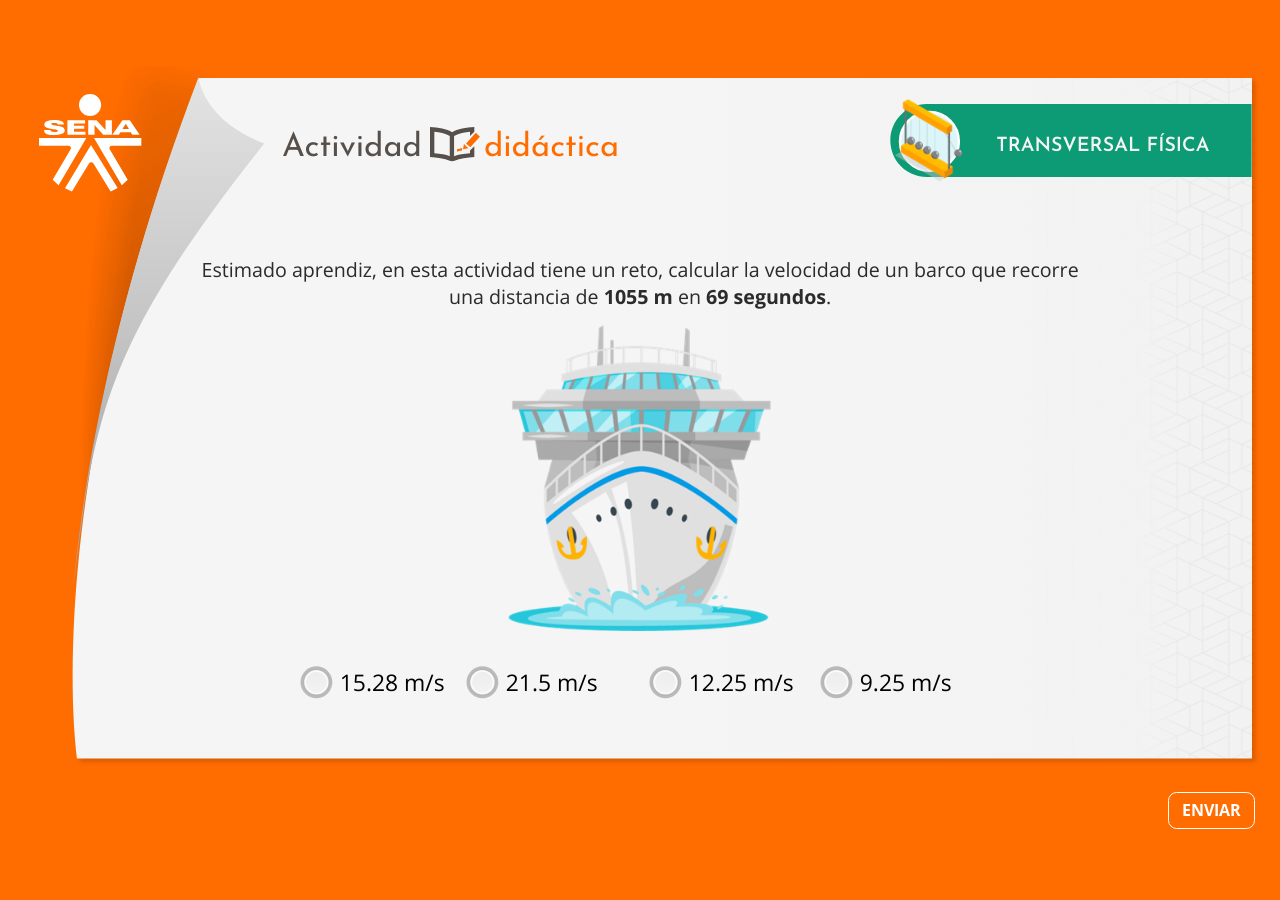
<file: actividades/actividad-1/index.html>
<!doctype html>
<html lang="es">
<head>
  <meta charset="utf-8">
  <!-- Creado con Storyline 360 - http://www.articulate.com  -->
  <!-- version: 3.54.25674.0 -->
  <title>La ciencia de las cosas - Actividad 1</title>
  <meta http-equiv="x-ua-compatible" content="IE=edge"/>
  <meta name="viewport" content="width=device-width,initial-scale=1,user-scalable=no,shrink-to-fit=no,minimal-ui"/>
  <meta name="apple-mobile-web-app-capable" content="yes"/>
  <style>
    html, body { height: 100%; padding: 0; margin: 0 }
    #app { height: 100%; width: 100%; }
  </style>
  
  <script>window.THREE = { };</script>
</head>
<body style="background: #FF6C00" class="cs-HTML theme-classic">
  <!-- 360 -->
  <script>!function(e){var i=/iPhone/i,o=/iPod/i,n=/iPad/i,t=/(?=.*\bAndroid\b)(?=.*\bMobile\b)/i,d=/Android/i,s=/(?=.*\bAndroid\b)(?=.*\bSD4930UR\b)/i,b=/(?=.*\bAndroid\b)(?=.*\b(?:KFOT|KFTT|KFJWI|KFJWA|KFSOWI|KFTHWI|KFTHWA|KFAPWI|KFAPWA|KFARWI|KFASWI|KFSAWI|KFSAWA)\b)/i,r=/IEMobile/i,h=/(?=.*\bWindows\b)(?=.*\bARM\b)/i,a=/BlackBerry/i,l=/BB10/i,p=/Opera Mini/i,f=/(CriOS|Chrome)(?=.*\bMobile\b)/i,u=/(?=.*\bFirefox\b)(?=.*\bMobile\b)/i,c=new RegExp("(?:Nexus 7|BNTV250|Kindle Fire|Silk|GT-P1000)","i"),w=function(e,i){return e.test(i)},A=function(e){var A=e||navigator.userAgent,v=A.split("[FBAN");if(void 0!==v[1]&&(A=v[0]),this.apple={phone:w(i,A),ipod:w(o,A),tablet:!w(i,A)&&w(n,A),device:w(i,A)||w(o,A)||w(n,A)},this.amazon={phone:w(s,A),tablet:!w(s,A)&&w(b,A),device:w(s,A)||w(b,A)},this.android={phone:w(s,A)||w(t,A),tablet:!w(s,A)&&!w(t,A)&&(w(b,A)||w(d,A)),device:w(s,A)||w(b,A)||w(t,A)||w(d,A)},this.windows={phone:w(r,A),tablet:w(h,A),device:w(r,A)||w(h,A)},this.other={blackberry:w(a,A),blackberry10:w(l,A),opera:w(p,A),firefox:w(u,A),chrome:w(f,A),device:w(a,A)||w(l,A)||w(p,A)||w(u,A)||w(f,A)},this.seven_inch=w(c,A),this.any=this.apple.device||this.android.device||this.windows.device||this.other.device||this.seven_inch,this.phone=this.apple.phone||this.android.phone||this.windows.phone,this.tablet=this.apple.tablet||this.android.tablet||this.windows.tablet,"undefined"==typeof window)return this},v=function(){var e=new A;return e.Class=A,e};"undefined"!=typeof module&&module.exports&&"undefined"==typeof window?module.exports=A:"undefined"!=typeof module&&module.exports&&"undefined"!=typeof window?module.exports=v():"function"==typeof define&&define.amd?define("isMobile",[],e.isMobile=v()):e.isMobile=v()}(this);
    window.isMobile.apple.tablet = window.isMobile.apple.tablet ||
      (navigator.platform === 'MacIntel' && navigator.maxTouchPoints > 1);
    window.isMobile.apple.device = window.isMobile.apple.device || window.isMobile.apple.tablet;
    window.isMobile.tablet = window.isMobile.tablet || window.isMobile.apple.tablet;
    window.isMobile.any = window.isMobile.any || window.isMobile.apple.tablet;
  </script>

  <div id="focus-sink" tabindex="-1"></div>

  <div id="preso"></div>
  <script>
    window.DS = {};
    window.globals = {
      DATA_PATH_BASE: '',
      HAS_FRAME: true,
      HAS_SLIDE: true,

      lmsPresent: false,
      tinCanPresent: false,
      cmi5Present: false,
      aoSupport: false,
      scale: 'show all',
      captureRc: false,
      browserSize: 'optimal',
      bgColor: '#FF6C00',
      features: 'ModernPlayerCustomBackground,MultipleQuizTracking',
      themeName: 'classic',
      preloaderColor: '#FFFFFF',
      suppressAnalytics: false,
      productChannel: 'stable',
      publishSource: 'storyline',
      aid: 'aid|1ee595a8-5f44-409d-a0df-fc1c7c19d8a8',
      cid: 'fd4fcdb6-d3c5-4390-a3dd-eb095a2bc740',
      playerVersion: '3.54.25674.0',
      maxIosVideoElements: 10,

      
      parseParams: function(qs) {
        if (window.globals.parsedParams != null) {
          return window.globals.parsedParams;
        }
        qs = (qs || window.location.search.substr(1)).split('+').join(' ');
        var params = {},
            tokens,
            re = /[?&]?([^=]+)=([^&]*)/g;

        while (tokens = re.exec(qs)) {
          params[decodeURIComponent(tokens[1]).trim()] =
            decodeURIComponent(tokens[2]).trim();
        }
        window.globals.parsedParams = params;
        return params;
      }

    };

    (function() {

      var classTypes = [ 'desktop', 'mobile', 'phone', 'tablet' ];

      var addDeviceClasses = function(prefix, testObj) {
        var curr, i;
        for (i = 0; i < classTypes.length; i++) {
          curr = classTypes[i];
          if (testObj[curr]) {
            document.body.classList.add(prefix + curr);
          }
        }
      };

      var params = window.globals.parseParams(),
          isDevicePreview = params.devicepreview === '1',
          isPhoneOverride = params.deviceType === 'phone' || (isDevicePreview && params.phone == '1'),
          isTabletOverride = (params.deviceType === 'tablet' || isDevicePreview) && !isPhoneOverride,
          isMobileOverride = isPhoneOverride || isTabletOverride;

      var deviceView = {
        desktop: !window.isMobile.any && !isMobileOverride,
        mobile: window.isMobile.any || isMobileOverride,
        phone: isPhoneOverride || (window.isMobile.phone && !isTabletOverride),
        tablet: isTabletOverride || window.isMobile.tablet
      };

      window.globals.deviceView = deviceView;
      window.isMobile.desktop = !window.isMobile.any;
      window.isMobile.mobile = window.isMobile.any;

      addDeviceClasses('view-', deviceView);

    })();
  </script>
  
  <script src='story_content/user.js' type=text/javascript></script>
  <div class="slide-loader"></div>

  <script>
    if (window.globals.deviceView.isMobile) { var doc = document, loader = doc.body.querySelector('.slide-loader'); [ 1, 2, 3 ].forEach(function(n) { var d = doc.createElement('div'); d.style.backgroundColor = window.globals.preloaderColor; d.classList.add('mobile-loader-dot'); d.classList.add('dot' + n); loader.appendChild(d); }); }
  </script>

  <div class="mobile-load-title-overlay" style="display: none">
    <div class="mobile-load-title">La ciencia de las cosas - Actividad 1</div>
  </div>

  <div class="mobile-chrome-warning"></div>

  <script>
    
    if (window.autoSpider && window.vInterfaceObject) {
      document.querySelector('.mobile-load-title-overlay').style.display = 'none';
    }
  </script>

  

  <link rel="stylesheet" href="html5/data/css/output.min.css" data-noprefix/>
</body>
<script src="html5/lib/scripts/bootstrapper.min.js"></script>
</html>
</file>
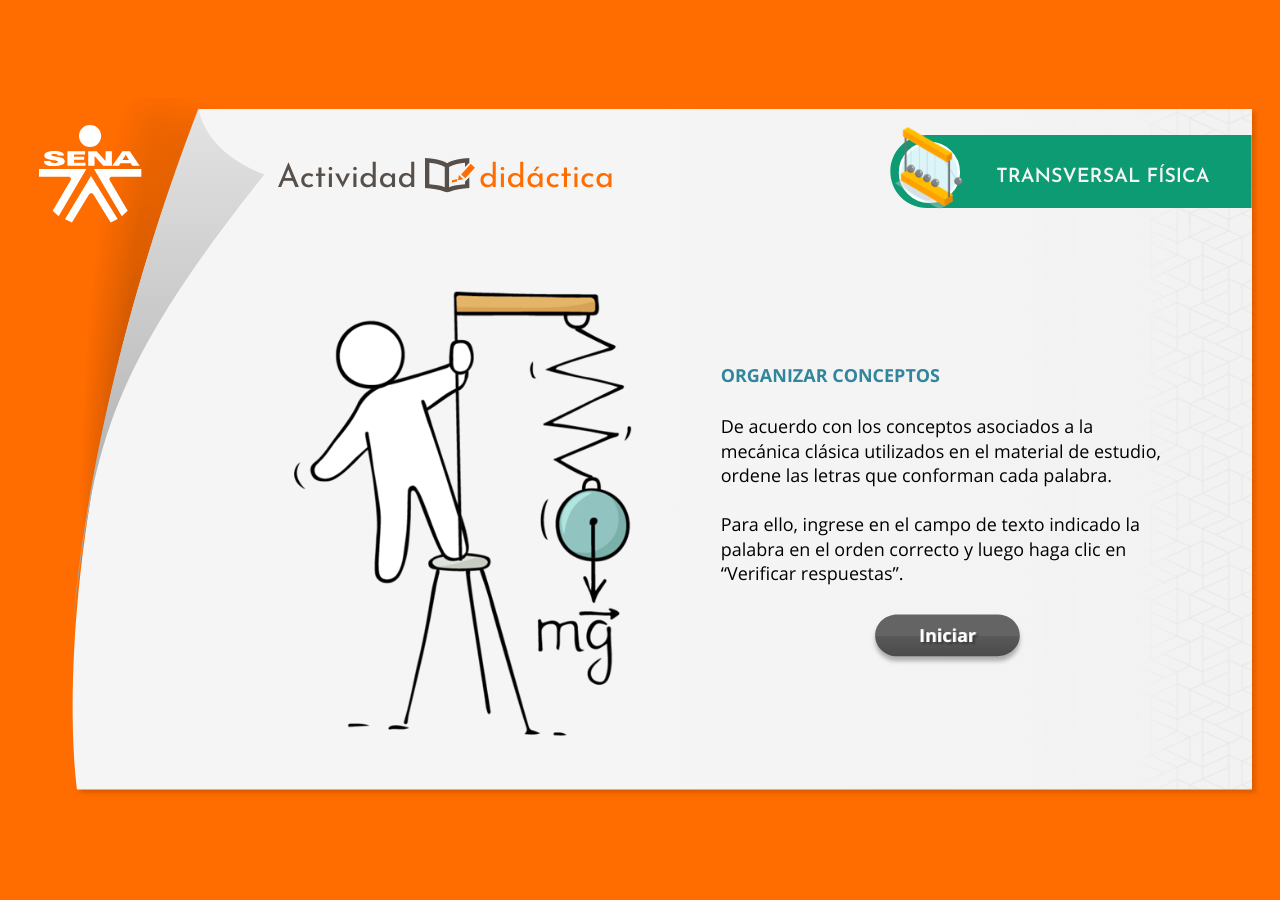
<file: actividades/actividad-2/index.html>
<!doctype html>
<html lang="es">
<head>
  <meta charset="utf-8">
  <!-- Creado con Storyline 360 - http://www.articulate.com  -->
  <!-- version: 3.54.25674.0 -->
  <title>La ciencia de las cosas - Actividad 2</title>
  <meta http-equiv="x-ua-compatible" content="IE=edge"/>
  <meta name="viewport" content="width=device-width,initial-scale=1,user-scalable=no,shrink-to-fit=no,minimal-ui"/>
  <meta name="apple-mobile-web-app-capable" content="yes"/>
  <style>
    html, body { height: 100%; padding: 0; margin: 0 }
    #app { height: 100%; width: 100%; }
  </style>
  
  <script>window.THREE = { };</script>
</head>
<body style="background: #FF6C00" class="cs-HTML theme-classic">
  <!-- 360 -->
  <script>!function(e){var i=/iPhone/i,o=/iPod/i,n=/iPad/i,t=/(?=.*\bAndroid\b)(?=.*\bMobile\b)/i,d=/Android/i,s=/(?=.*\bAndroid\b)(?=.*\bSD4930UR\b)/i,b=/(?=.*\bAndroid\b)(?=.*\b(?:KFOT|KFTT|KFJWI|KFJWA|KFSOWI|KFTHWI|KFTHWA|KFAPWI|KFAPWA|KFARWI|KFASWI|KFSAWI|KFSAWA)\b)/i,r=/IEMobile/i,h=/(?=.*\bWindows\b)(?=.*\bARM\b)/i,a=/BlackBerry/i,l=/BB10/i,p=/Opera Mini/i,f=/(CriOS|Chrome)(?=.*\bMobile\b)/i,u=/(?=.*\bFirefox\b)(?=.*\bMobile\b)/i,c=new RegExp("(?:Nexus 7|BNTV250|Kindle Fire|Silk|GT-P1000)","i"),w=function(e,i){return e.test(i)},A=function(e){var A=e||navigator.userAgent,v=A.split("[FBAN");if(void 0!==v[1]&&(A=v[0]),this.apple={phone:w(i,A),ipod:w(o,A),tablet:!w(i,A)&&w(n,A),device:w(i,A)||w(o,A)||w(n,A)},this.amazon={phone:w(s,A),tablet:!w(s,A)&&w(b,A),device:w(s,A)||w(b,A)},this.android={phone:w(s,A)||w(t,A),tablet:!w(s,A)&&!w(t,A)&&(w(b,A)||w(d,A)),device:w(s,A)||w(b,A)||w(t,A)||w(d,A)},this.windows={phone:w(r,A),tablet:w(h,A),device:w(r,A)||w(h,A)},this.other={blackberry:w(a,A),blackberry10:w(l,A),opera:w(p,A),firefox:w(u,A),chrome:w(f,A),device:w(a,A)||w(l,A)||w(p,A)||w(u,A)||w(f,A)},this.seven_inch=w(c,A),this.any=this.apple.device||this.android.device||this.windows.device||this.other.device||this.seven_inch,this.phone=this.apple.phone||this.android.phone||this.windows.phone,this.tablet=this.apple.tablet||this.android.tablet||this.windows.tablet,"undefined"==typeof window)return this},v=function(){var e=new A;return e.Class=A,e};"undefined"!=typeof module&&module.exports&&"undefined"==typeof window?module.exports=A:"undefined"!=typeof module&&module.exports&&"undefined"!=typeof window?module.exports=v():"function"==typeof define&&define.amd?define("isMobile",[],e.isMobile=v()):e.isMobile=v()}(this);
    window.isMobile.apple.tablet = window.isMobile.apple.tablet ||
      (navigator.platform === 'MacIntel' && navigator.maxTouchPoints > 1);
    window.isMobile.apple.device = window.isMobile.apple.device || window.isMobile.apple.tablet;
    window.isMobile.tablet = window.isMobile.tablet || window.isMobile.apple.tablet;
    window.isMobile.any = window.isMobile.any || window.isMobile.apple.tablet;
  </script>

  <div id="focus-sink" tabindex="-1"></div>

  <div id="preso"></div>
  <script>
    window.DS = {};
    window.globals = {
      DATA_PATH_BASE: '',
      HAS_FRAME: true,
      HAS_SLIDE: true,

      lmsPresent: false,
      tinCanPresent: false,
      cmi5Present: false,
      aoSupport: false,
      scale: 'show all',
      captureRc: false,
      browserSize: 'optimal',
      bgColor: '#FF6C00',
      features: 'ModernPlayerCustomBackground,MultipleQuizTracking',
      themeName: 'classic',
      preloaderColor: '#FFFFFF',
      suppressAnalytics: false,
      productChannel: 'stable',
      publishSource: 'storyline',
      aid: 'aid|1ee595a8-5f44-409d-a0df-fc1c7c19d8a8',
      cid: '9831545a-855c-4c05-a397-4faea3aa4017',
      playerVersion: '3.54.25674.0',
      maxIosVideoElements: 10,

      
      parseParams: function(qs) {
        if (window.globals.parsedParams != null) {
          return window.globals.parsedParams;
        }
        qs = (qs || window.location.search.substr(1)).split('+').join(' ');
        var params = {},
            tokens,
            re = /[?&]?([^=]+)=([^&]*)/g;

        while (tokens = re.exec(qs)) {
          params[decodeURIComponent(tokens[1]).trim()] =
            decodeURIComponent(tokens[2]).trim();
        }
        window.globals.parsedParams = params;
        return params;
      }

    };

    (function() {

      var classTypes = [ 'desktop', 'mobile', 'phone', 'tablet' ];

      var addDeviceClasses = function(prefix, testObj) {
        var curr, i;
        for (i = 0; i < classTypes.length; i++) {
          curr = classTypes[i];
          if (testObj[curr]) {
            document.body.classList.add(prefix + curr);
          }
        }
      };

      var params = window.globals.parseParams(),
          isDevicePreview = params.devicepreview === '1',
          isPhoneOverride = params.deviceType === 'phone' || (isDevicePreview && params.phone == '1'),
          isTabletOverride = (params.deviceType === 'tablet' || isDevicePreview) && !isPhoneOverride,
          isMobileOverride = isPhoneOverride || isTabletOverride;

      var deviceView = {
        desktop: !window.isMobile.any && !isMobileOverride,
        mobile: window.isMobile.any || isMobileOverride,
        phone: isPhoneOverride || (window.isMobile.phone && !isTabletOverride),
        tablet: isTabletOverride || window.isMobile.tablet
      };

      window.globals.deviceView = deviceView;
      window.isMobile.desktop = !window.isMobile.any;
      window.isMobile.mobile = window.isMobile.any;

      addDeviceClasses('view-', deviceView);

    })();
  </script>
  
  <script src='story_content/user.js' type=text/javascript></script>
  <div class="slide-loader"></div>

  <script>
    if (window.globals.deviceView.isMobile) { var doc = document, loader = doc.body.querySelector('.slide-loader'); [ 1, 2, 3 ].forEach(function(n) { var d = doc.createElement('div'); d.style.backgroundColor = window.globals.preloaderColor; d.classList.add('mobile-loader-dot'); d.classList.add('dot' + n); loader.appendChild(d); }); }
  </script>

  <div class="mobile-load-title-overlay" style="display: none">
    <div class="mobile-load-title">La ciencia de las cosas - Actividad 2</div>
  </div>

  <div class="mobile-chrome-warning"></div>

  <script>
    
    if (window.autoSpider && window.vInterfaceObject) {
      document.querySelector('.mobile-load-title-overlay').style.display = 'none';
    }
  </script>

  

  <link rel="stylesheet" href="html5/data/css/output.min.css" data-noprefix/>
</body>
<script src="html5/lib/scripts/bootstrapper.min.js"></script>
</html>
</file>
<file: actividades/actividad-1/html5/data/css/output.min.css>
@font-face {
  font-family: 'Open SansBold CharsBold2013B48E';
  src: url('[data-uri]');
  font-style: normal;
  font-weight: normal;
}
@font-face {
  font-family: 'Open Sans Charset1_ 5mb189F7421';
  src: url('[data-uri]');
  font-style: normal;
  font-weight: normal;
}
@font-face {
  font-family: 'Josefin Sans Charset1_ EC0E380B';
  src: url('[data-uri]');
  font-style: normal;
  font-weight: normal;
}
@font-face {
  font-family: 'Josefin Sans SemiBoBoldDBF46EBA';
  src: url('[data-uri]');
  font-style: normal;
  font-weight: normal;
}
@font-face {
  font-family: 'Open Sans Charset0_v9TY33EDE6F2';
  src: url('[data-uri]');
  font-style: normal;
  font-weight: normal;
}
@font-face {
  font-family: 'Open SansBold CharsBoldE47A47C6';
  src: url('[data-uri]');
  font-style: normal;
  font-weight: normal;
}
@font-face {
  font-family: 'Josefin Sans Charset0_v5A0E9131';
  src: url('[data-uri]');
  font-style: normal;
  font-weight: normal;
}
@font-face {
  font-family: 'Josefin Sans SemiBoBold06F28574';
  src: url('[data-uri]');
  font-style: normal;
  font-weight: normal;
}
@font-face {
  font-family: 'Arial Charset0_v8wz5YMo9EE9FF07';
  src: url('[data-uri]');
  font-style: normal;
  font-weight: normal;
}
.cs-HTML {
  background: rgba(255, 108, 0, 1);
}
.cs-npnxnanbsnfns00000000001 .cs-infopanel  {
  box-shadow: 0 1px 0 rgba(0, 0, 0, 1);
  background: rgba(255, 255, 255, 1);
}
.cs-npnxnanbsnfns00000000001 .cs-infopanel .cs-link {
  color: rgba(124, 34, 128, 1);
}
.cs-npnxnanbsnfns00000000001 .cs-infopanel .cs-link:hover {
  color: rgba(0, 0, 238, 1);
}
.cs-npnxnanbsnfns00000000001 .cs-infopanel .cs-name {
  color: rgba(68, 68, 68, 1);
}
.cs-npnxnanbsnfns00000000001 .cs-infopanel .cs-title {
  color: rgba(153, 153, 153, 1);
}
.cs-npnxnanbsnfns00000000001 .cs-infopanelpopup  {
  box-shadow: 0 1px 0 rgba(0, 0, 0, 1);
  background: linear-gradient(180deg, rgba(29, 29, 29, 1) 0%, rgba(11, 11, 11, 1) 100%);
}
.cs-npnxnanbsnfns00000000001 .cs-infopanelpopup .cs-link {
  color: rgba(255, 255, 255, 1);
}
.cs-npnxnanbsnfns00000000001 .cs-infopanelpopup .cs-link:hover {
  color: rgba(117, 117, 117, 1);
}
.cs-npnxnanbsnfns00000000001 .cs-infopanelpopup .cs-name {
  color: rgba(114, 114, 114, 1);
}
.cs-npnxnanbsnfns00000000001 .cs-infopanelpopup .cs-bio {
  color: rgba(255, 255, 255, 1);
}
.cs-npnxnanbsnfns00000000001 .cs-timer  {
  color: rgba(255, 255, 255, 1);
}
.cs-npnxnanbsnfns00000000001 .cs-duration stop:first-child {
  stop-color: rgba(0, 215, 255, 1);
}
.cs-npnxnanbsnfns00000000001 .cs-duration stop:last-child {
  stop-color: rgba(0, 171, 255, 1);
}
.cs-npnxnanbsnfns00000000001 .cs-elapsed stop:first-child {
  stop-color: rgba(254, 227, 71, 1);
}
.cs-npnxnanbsnfns00000000001 .cs-elapsed stop:last-child {
  stop-color: rgba(252, 204, 42, 1);
}
.cs-npnxnanbsnfns00000000001 .cs-timer .cs-pie .cs-innerstroke {
  stroke: rgba(255, 255, 255, 1);
}
.cs-npnxnanbsnfns00000000001 .cs-timer .cs-pie .cs-innerborder {
  stroke: rgba(204, 204, 204, 1);
}
.cs-npnxnanbsnfns00000000001 .cs-window  {
  box-shadow: 0 8px 5px rgba(0, 0, 0, 0.2);
  border-color: rgba(29, 29, 29, 1);
  background: rgba(42, 42, 42, 1);
  color: rgba(255, 255, 255, 1);
}
.cs-npnxnanbsnfns00000000001 .cs-window .cs-diva {
  border-color: rgba(49, 49, 49, 1);
}
.cs-npnxnanbsnfns00000000001 .cs-window .cs-divb {
  border-color: rgba(14, 14, 14, 1);
}
.cs-npnxnanbsnfns00000000001 .cs-editor .cs-editor-slide {
  color: rgba(255, 255, 255, 1);
}
.cs-npnxnanbsnfns00000000001 .cs-editor .cs-editor-html {
  color: rgba(255, 255, 255, 1);
}
.cs-npnxnanbsnfns00000000001 .cs-editor .cs-editor-button {
  text-shadow: 0 1px 0 rgba(0, 0, 0, 1);
  color: rgba(255, 255, 255, 1);
  border-color: rgba(3, 3, 3, 1);
  background: linear-gradient(180deg, rgba(51, 51, 51, 1) 0%, rgba(20, 20, 20, 1) 100%);
}
.cs-npnxnanbsnfns00000000001 .cs-editor .cs-editor-button:hover {
  background: linear-gradient(180deg, rgba(58, 58, 58, 1) 0%, rgba(12, 12, 12, 1) 100%);
}
.cs-npnxnanbsnfns00000000001 .cs-editor .cs-editor-button:active {
  background: linear-gradient(180deg, rgba(20, 20, 20, 1) 0%, rgba(50, 50, 50, 1) 100%);
}
.cs-npnxnanbsnfns00000000001 .cs-listitem  {
  color: rgba(255, 255, 255, 1);
  border-color: rgba(52, 52, 52, 1);
}
.cs-npnxnanbsnfns00000000001 .cs-listitem.cs-viewed {
  color: rgba(135, 135, 135, 1);
}
.cs-npnxnanbsnfns00000000001 .cs-listitem.cs-selected {
  color: rgba(255, 255, 255, 1);
  background: rgba(63, 63, 63, 1);
}
.cs-npnxnanbsnfns00000000001 .cs-listitem.cs-selected:hover {
  background: rgba(63, 63, 63, 1);
}
.cs-npnxnanbsnfns00000000001 .cs-listitem.cs-selected.hover {
  background: rgba(63, 63, 63, 1);
}
.cs-npnxnanbsnfns00000000001 .cs-listitem.cs-selected:focus {
  background: rgba(63, 63, 63, 1);
}
.cs-npnxnanbsnfns00000000001 .cs-listitem .cs-icon-carrot {
  fill: rgba(255, 255, 255, 1);
}
.cs-npnxnanbsnfns00000000001 .cs-listitem .cs-icon-carrot .cs-shadow {
  fill: rgba(0, 0, 0, 1);
}
.cs-npnxnanbsnfns00000000001 .cs-listitem:hover {
  background: rgba(49, 49, 49, 1);
}
.cs-npnxnanbsnfns00000000001 .cs-listitem.hover {
  background: rgba(49, 49, 49, 1);
}
.cs-npnxnanbsnfns00000000001 .cs-listitem:focus {
  background: rgba(49, 49, 49, 1);
}
.cs-npnxnanbsnfns00000000001 .cs-glossary  {
  color: rgba(255, 255, 255, 1);
}
.cs-npnxnanbsnfns00000000001 .cs-glossary .cs-scrolling-panel {
  background: rgba(51, 51, 51, 1);
}
.cs-npnxnanbsnfns00000000001 .cs-glossary .cs-term.cs-selected .cs-choice-list-trigger {
  color: rgba(255, 255, 255, 1);
  background: rgba(63, 63, 63, 1);
}
.cs-npnxnanbsnfns00000000001 .cs-glossary .cs-term.cs-selected .cs-choice-list-trigger:focus {
  color: rgba(255, 255, 255, 1);
  background: rgba(63, 63, 63, 1);
}
.cs-npnxnanbsnfns00000000001 .cs-glossary .cs-term:hover .cs-choice-list-trigger {
  background: rgba(28, 28, 28, 1);
}
.cs-npnxnanbsnfns00000000001 .cs-glossary .cs-term.hover .cs-choice-list-trigger {
  background: rgba(28, 28, 28, 1);
}
.cs-npnxnanbsnfns00000000001 .cs-glossary .cs-term .cs-choice-list-trigger:focus {
  background: rgba(28, 28, 28, 1);
}
.cs-npnxnanbsnfns00000000001 .cs-glossary .cs-diva {
  border-color: rgba(61, 61, 61, 1);
}
.cs-npnxnanbsnfns00000000001 .cs-glossary .cs-divb {
  border-color: rgba(32, 32, 32, 1);
}
.cs-npnxnanbsnfns00000000001 .cs-glossary .cs-divc {
  border-color: rgba(61, 61, 61, 1);
}
.cs-npnxnanbsnfns00000000001 .cs-glossary .cs-heading {
  color: rgba(255, 255, 255, 1);
}
.cs-npnxnanbsnfns00000000001 .cs-resource .cs-separator {
  border-color: rgba(44, 44, 44, 1);
}
.cs-npnxnanbsnfns00000000001 .cs-outline  {
  color: rgba(255, 255, 255, 1);
}
.cs-npnxnanbsnfns00000000001 .cs-outline .cs-diva {
  border-color: rgba(28, 28, 28, 1);
}
.cs-npnxnanbsnfns00000000001 .cs-outline .cs-divb {
  border-color: rgba(54, 54, 54, 1);
}
.cs-npnxnanbsnfns00000000001 .cs-outline .cs-divc {
  border-color: rgba(52, 52, 52, 1);
}
.cs-npnxnanbsnfns00000000001 .cs-outline .cs-search-filter:hover {
  color: rgba(117, 117, 117, 1);
}
.cs-npnxnanbsnfns00000000001 .cs-outline .cs-search-filter.hover {
  color: rgba(117, 117, 117, 1);
}
.cs-npnxnanbsnfns00000000001 .cs-transcript  {
  color: rgba(255, 255, 255, 1);
}
.cs-npnxnanbsnfns00000000001 .cs-transcript .cs-div {
  border-color: rgba(44, 44, 44, 1);
}
.cs-npnxnanbsnfns00000000001 .cs-tabs:not(.topmenu-item) {
  color: rgba(114, 114, 114, 1);
}
.cs-npnxnanbsnfns00000000001 .cs-tabs .cs-inner-button:not(.topmenu-item) {
  text-shadow: 0 1px 0 rgba(0, 0, 0, 1);
}
.cs-npnxnanbsnfns00000000001 .cs-tabs:hover:not(.topmenu-item) {
  color: rgba(82, 84, 84, 1);
}
.cs-npnxnanbsnfns00000000001 .cs-tabs.cs-selected {
  background: rgba(36, 36, 36, 1);
  color: rgba(255, 255, 255, 1);
}
.cs-npnxnanbsnfns00000000001 .cs-seekcontrol  {
  background: linear-gradient(180deg, rgba(51, 51, 51, 1) 0%, rgba(20, 20, 20, 1) 100%);
  border-color: rgba(3, 3, 3, 1);
}
.cs-npnxnanbsnfns00000000001 .cs-seekcontrol .cs-button:hover .cs-icon {
  fill: rgba(255, 255, 255, 1);
}
.cs-npnxnanbsnfns00000000001 .cs-seekcontrol .cs-button.hover .cs-icon {
  fill: rgba(255, 255, 255, 1);
}
.cs-npnxnanbsnfns00000000001 .cs-seekcontrol .cs-button .cs-icon-shadow {
  fill: rgba(0, 0, 0, 1);
}
.cs-npnxnanbsnfns00000000001 .cs-seekcontrol .cs-button .cs-icon {
  fill: rgba(255, 255, 255, 1);
}
.cs-npnxnanbsnfns00000000001 .cs-seekcontrol .cs-seek .cs-fill {
  background: rgba(255, 255, 255, 1);
}
.cs-npnxnanbsnfns00000000001 .cs-seekcontrol .cs-seek {
  background: rgba(34, 34, 34, 1);
  border-color: rgba(26, 26, 26, 1);
}
.cs-npnxnanbsnfns00000000001 .cs-searchinput .cs-input {
  color: rgba(45, 45, 45, 1);
  border-color: rgba(32, 32, 32, 1);
  background: rgba(255, 255, 255, 1);
}
.cs-npnxnanbsnfns00000000001 .cs-searchinput .cs-input:focus {
  color: rgba(45, 45, 45, 1);
  background: rgba(255, 255, 255, 1);
}
.cs-npnxnanbsnfns00000000001 .cs-searchinput .cs-input:hover {
  box-shadow: inset 0 0 1px 0 rgba(235, 148, 113, 0);
}
.cs-npnxnanbsnfns00000000001 .cs-searchinput .cs-input.hover {
  box-shadow: inset 0 0 1px 0 rgba(235, 148, 113, 0);
}
.cs-npnxnanbsnfns00000000001 .cs-searchinput .cs-button .cs-icon {
  fill: rgba(255, 255, 255, 1);
}
.cs-npnxnanbsnfns00000000001 .cs-searchinput .cs-button:hover {
  fill: linear-gradient(180deg, rgba(58, 58, 58, 1) 0%, rgba(12, 12, 12, 1) 100%);
}
.cs-npnxnanbsnfns00000000001 .cs-searchinput .cs-button.hover {
  fill: linear-gradient(180deg, rgba(58, 58, 58, 1) 0%, rgba(12, 12, 12, 1) 100%);
}
.cs-npnxnanbsnfns00000000001 .cs-menu  {
  box-shadow: 0 1px 0 rgba(14, 14, 14, 1);
  background: rgba(36, 36, 36, 1);
}
.cs-npnxnanbsnfns00000000001 .cs-topmenu-item.active .cs-tab {
  background: rgba(36, 36, 36, 1);
}
.cs-npnxnanbsnfns00000000001 .cs-logo  {
  box-shadow: 0 1px 0 rgba(0, 0, 0, 1);
  background: rgba(255, 255, 255, 1);
}
.cs-npnxnanbsnfns00000000001 .cs-checkbox  {
  color: rgba(255, 255, 255, 1);
}
.cs-npnxnanbsnfns00000000001 .cs-checkbox:hover {
  border-color: rgba(156, 156, 156, 1);
}
.cs-npnxnanbsnfns00000000001 .cs-checkbox.hover {
  border-color: rgba(156, 156, 156, 1);
}
.cs-npnxnanbsnfns00000000001 .cs-checkbox .cs-box {
  color: rgba(255, 255, 255, 1);
  border-color: rgba(22, 22, 22, 1);
}
.cs-npnxnanbsnfns00000000001 .cs-checkbox .cs-box:checked::after {
  color: rgba(43, 196, 0, 1);
}
.cs-npnxnanbsnfns00000000001 .cs-checkbox .cs-box.checked.after {
  color: rgba(43, 196, 0, 1);
}
.cs-npnxnanbsnfns00000000001 .cs-button  {
  text-shadow: 0 1px 0 rgba(255, 108, 0, 1);
  color: rgba(255, 255, 255, 1);
  border-color: rgba(255, 255, 255, 1);
  background: linear-gradient(180deg, rgba(255, 108, 0, 1) 0%, rgba(255, 108, 0, 1) 100%);
  box-shadow: 0 1px 0 rgba(255, 108, 0, 1);
}
.cs-npnxnanbsnfns00000000001 .cs-button .cs-icon {
  fill: rgba(255, 255, 255, 1);
}
.cs-npnxnanbsnfns00000000001 .cs-button .cs-icon-shadow {
  fill: rgba(255, 108, 0, 1);
}
.cs-npnxnanbsnfns00000000001 .cs-button:hover {
  background: linear-gradient(180deg, rgba(90, 90, 90, 1) 0%, rgba(90, 90, 90, 1) 100%);
}
.cs-npnxnanbsnfns00000000001 .cs-button.hover {
  background: linear-gradient(180deg, rgba(90, 90, 90, 1) 0%, rgba(90, 90, 90, 1) 100%);
}
.cs-npnxnanbsnfns00000000001 .cs-button:active {
  background: linear-gradient(180deg, rgba(255, 108, 0, 1) 0%, rgba(255, 108, 0, 1) 100%);
}
.cs-npnxnanbsnfns00000000001 .cs-button.cs-disabled:hover {
  background: linear-gradient(180deg, rgba(255, 108, 0, 1) 0%, rgba(255, 108, 0, 1) 100%);
}
.cs-npnxnanbsnfns00000000001 .cs-button.cs-disabled.hover {
  background: linear-gradient(180deg, rgba(255, 108, 0, 1) 0%, rgba(255, 108, 0, 1) 100%);
}
.cs-npnxnanbsnfns00000000001 .cs-button.cs-disabled:active {
  background: linear-gradient(180deg, rgba(255, 108, 0, 1) 0%, rgba(255, 108, 0, 1) 100%);
}
.cs-npnxnanbsnfns00000000001 .cs-button.cs-volume:hover {
  background: linear-gradient(180deg, rgba(255, 108, 0, 1) 0%, rgba(255, 108, 0, 1) 100%);
}
.cs-npnxnanbsnfns00000000001 .cs-button.cs-volume.hover {
  background: linear-gradient(180deg, rgba(255, 108, 0, 1) 0%, rgba(255, 108, 0, 1) 100%);
}
.cs-npnxnanbsnfns00000000001 .cs-button.cs-volume:active {
  background: linear-gradient(180deg, rgba(255, 108, 0, 1) 0%, rgba(255, 108, 0, 1) 100%);
}
.cs-npnxnanbsnfns00000000001.cs-base  {
  color: rgba(255, 255, 255, 1);
  border-color: rgba(255, 108, 0, 1);
  background: linear-gradient(180deg, rgba(255, 108, 0, 1) 0%, rgba(255, 108, 0, 1) 100%);
}
.cs-npnxnanbsnfns00000000001.cs-base .cs-separator .cs-diva {
  background: rgba(14, 14, 14, 1);
}
.cs-npnxnanbsnfns00000000001.cs-base .cs-separator .cs-divb {
  background: rgba(49, 49, 49, 1);
}
.cs-npnxnanbsnfns00000000001.cs-base .cs-topmenu-item.active .cs-tab {
  border-color: rgba(14, 14, 14, 1);
}
.cs-npnxnanbsnfns00000000001.cs-base .cs-topmenu-item.active .cs-panel {
  border-color: rgba(14, 14, 14, 1);
}
.cs-npnxnanbsnfns00000000001.cs-base .cs-left {
  background: linear-gradient(180deg, rgba(27, 27, 27, 1) 0%, rgba(10, 10, 10, 1) 100%);
}
.cs-npnxnanbsnfns00000000001.cs-base .cs-area-primary .cs-slide-container {
  background: linear-gradient(180deg, rgba(255, 108, 0, 1) 0%, rgba(255, 108, 0, 1) 100%);
}
.cs-npnxnanbsnfns00000000001 .cs-volume::-moz-range-thumb {
  border-color: rgba(28, 28, 28, 1);
  box-shadow: inset 0 0 1px 0 rgba(90, 90, 90, 1);
  background: rgba(76, 76, 76, 1);
}
.cs-npnxnanbsnfns00000000001 .cs-volume::-ms-thumb {
  border-color: rgba(28, 28, 28, 1);
  box-shadow: inset 0 0 1px 0 rgba(90, 90, 90, 1);
  background: rgba(76, 76, 76, 1);
}
.cs-npnxnanbsnfns00000000001 .cs-volume::-webkit-slider-thumb {
  border-color: rgba(28, 28, 28, 1);
  box-shadow: inset 0 0 1px 0 rgba(90, 90, 90, 1);
  background: rgba(76, 76, 76, 1);
}
.cs-npnxnanbsnfns00000000001 .cs-volume::-moz-range-track {
  border-color: rgba(73, 73, 73, 1);
  background: rgba(49, 49, 49, 1);
}
.cs-npnxnanbsnfns00000000001 .cs-volume::-ms-track {
  border-color: rgba(73, 73, 73, 1);
  background: rgba(49, 49, 49, 1);
}
.cs-npnxnanbsnfns00000000001 .cs-volume::-webkit-slider-runnable-track {
  border-color: rgba(73, 73, 73, 1);
  background: rgba(49, 49, 49, 1);
}
body.show-focus .tab-focus-box {
  border-color: rgba(255, 255, 0, 1);
}
.skipnav {
  border-color: rgba(255, 255, 0, 1);
}
.fn-npnxnanbsnfns00000000001 {
  font-family: 'Open SansD6FFC9F9';
  -webkit-font-variant-ligatures: no-common-ligatures;
  font-variant-ligatures: no-common-ligatures;
}
.fn-pxabnsnfns00000000001 {
  font-family: 'Open SansD6FFC9F9';
  -webkit-font-variant-ligatures: no-common-ligatures;
  font-variant-ligatures: no-common-ligatures;
}
.fn-npxnabnsnfns00000000001 {
  font-family: 'Open SansD6FFC9F9';
  -webkit-font-variant-ligatures: no-common-ligatures;
  font-variant-ligatures: no-common-ligatures;
}
.fn-npnxnanbnsnfns00000000001 {
  font-family: 'Open SansD6FFC9F9';
  -webkit-font-variant-ligatures: no-common-ligatures;
  font-variant-ligatures: no-common-ligatures;
}
.fn-pxabnsnfns00000000000 {
  font-family: 'Open SansD6FFC9F9';
  -webkit-font-variant-ligatures: no-common-ligatures;
  font-variant-ligatures: no-common-ligatures;
}
@font-face {
  font-family: 'Open SansD6FFC9F9';
  src: url('[data-uri]');
  font-style: normal;
  font-weight: bold;
}
@font-face {
  font-family: 'Open SansD6FFC9F9';
  src: url('[data-uri]');
  font-style: normal;
  font-weight: normal;
}
.cs-InvalidPromptSlide .cs-5neLgXSJRHa-InvalidPromptSlide-btn0 {
  color: rgba(255, 255, 255, 1);
  border-color: rgba(3, 3, 3, 1);
  background: linear-gradient(180deg, rgba(51, 51, 51, 1) 0%, rgba(20, 20, 20, 1) 100%);
  text-shadow: 0 1px 0 rgba(0, 0, 0, 1);
}
.cs-InvalidPromptSlide .cs-5neLgXSJRHa-InvalidPromptSlide-btn0 .cs-html {
  color: rgba(255, 255, 255, 1);
}
.cs-InvalidPromptSlide .cs-5neLgXSJRHa-InvalidPromptSlide-btn0 .cs-slide {
  border-color: rgba(255, 255, 255, 1);
}
.cs-InvalidPromptSlide .cs-5neLgXSJRHa-InvalidPromptSlide-btn0:hover {
  background: linear-gradient(180deg, rgba(58, 58, 58, 1) 0%, rgba(12, 12, 12, 1) 100%);
}
.cs-InvalidPromptSlide .cs-5neLgXSJRHa-InvalidPromptSlide-btn0:active {
  background: linear-gradient(180deg, rgba(20, 20, 20, 1) 0%, rgba(50, 50, 50, 1) 100%);
}
.cs-PrintPromptSlide .cs-5neLgXSJRHa-PrintPromptSlide-btn0 {
  color: rgba(255, 255, 255, 1);
  border-color: rgba(3, 3, 3, 1);
  background: linear-gradient(180deg, rgba(51, 51, 51, 1) 0%, rgba(20, 20, 20, 1) 100%);
  text-shadow: 0 1px 0 rgba(0, 0, 0, 1);
}
.cs-PrintPromptSlide .cs-5neLgXSJRHa-PrintPromptSlide-btn0 .cs-html {
  color: rgba(255, 255, 255, 1);
}
.cs-PrintPromptSlide .cs-5neLgXSJRHa-PrintPromptSlide-btn0 .cs-slide {
  border-color: rgba(255, 255, 255, 1);
}
.cs-PrintPromptSlide .cs-5neLgXSJRHa-PrintPromptSlide-btn0:hover {
  background: linear-gradient(180deg, rgba(58, 58, 58, 1) 0%, rgba(12, 12, 12, 1) 100%);
}
.cs-PrintPromptSlide .cs-5neLgXSJRHa-PrintPromptSlide-btn0:active {
  background: linear-gradient(180deg, rgba(20, 20, 20, 1) 0%, rgba(50, 50, 50, 1) 100%);
}
.cs-ScrollPromptSlide .cs-5neLgXSJRHa-ScrollPromptSlide-btn0 {
  color: rgba(255, 255, 255, 1);
  border-color: rgba(3, 3, 3, 1);
  background: linear-gradient(180deg, rgba(51, 51, 51, 1) 0%, rgba(20, 20, 20, 1) 100%);
  text-shadow: 0 1px 0 rgba(0, 0, 0, 1);
}
.cs-ScrollPromptSlide .cs-5neLgXSJRHa-ScrollPromptSlide-btn0 .cs-html {
  color: rgba(255, 255, 255, 1);
}
.cs-ScrollPromptSlide .cs-5neLgXSJRHa-ScrollPromptSlide-btn0 .cs-slide {
  border-color: rgba(255, 255, 255, 1);
}
.cs-ScrollPromptSlide .cs-5neLgXSJRHa-ScrollPromptSlide-btn0:hover {
  background: linear-gradient(180deg, rgba(58, 58, 58, 1) 0%, rgba(12, 12, 12, 1) 100%);
}
.cs-ScrollPromptSlide .cs-5neLgXSJRHa-ScrollPromptSlide-btn0:active {
  background: linear-gradient(180deg, rgba(20, 20, 20, 1) 0%, rgba(50, 50, 50, 1) 100%);
}
.cs-ExternalInterfaceErrorSlide .cs-buttonOK {
  color: rgba(255, 255, 255, 1);
  border-color: rgba(3, 3, 3, 1);
  background: linear-gradient(180deg, rgba(51, 51, 51, 1) 0%, rgba(20, 20, 20, 1) 100%);
  text-shadow: 0 1px 0 rgba(0, 0, 0, 1);
}
.cs-ExternalInterfaceErrorSlide .cs-buttonOK .cs-html {
  color: rgba(255, 255, 255, 1);
}
.cs-ExternalInterfaceErrorSlide .cs-buttonOK .cs-slide {
  border-color: rgba(255, 255, 255, 1);
}
.cs-ExternalInterfaceErrorSlide .cs-buttonOK:hover {
  background: linear-gradient(180deg, rgba(58, 58, 58, 1) 0%, rgba(12, 12, 12, 1) 100%);
}
.cs-ExternalInterfaceErrorSlide .cs-buttonOK:active {
  background: linear-gradient(180deg, rgba(20, 20, 20, 1) 0%, rgba(50, 50, 50, 1) 100%);
}
</file>
